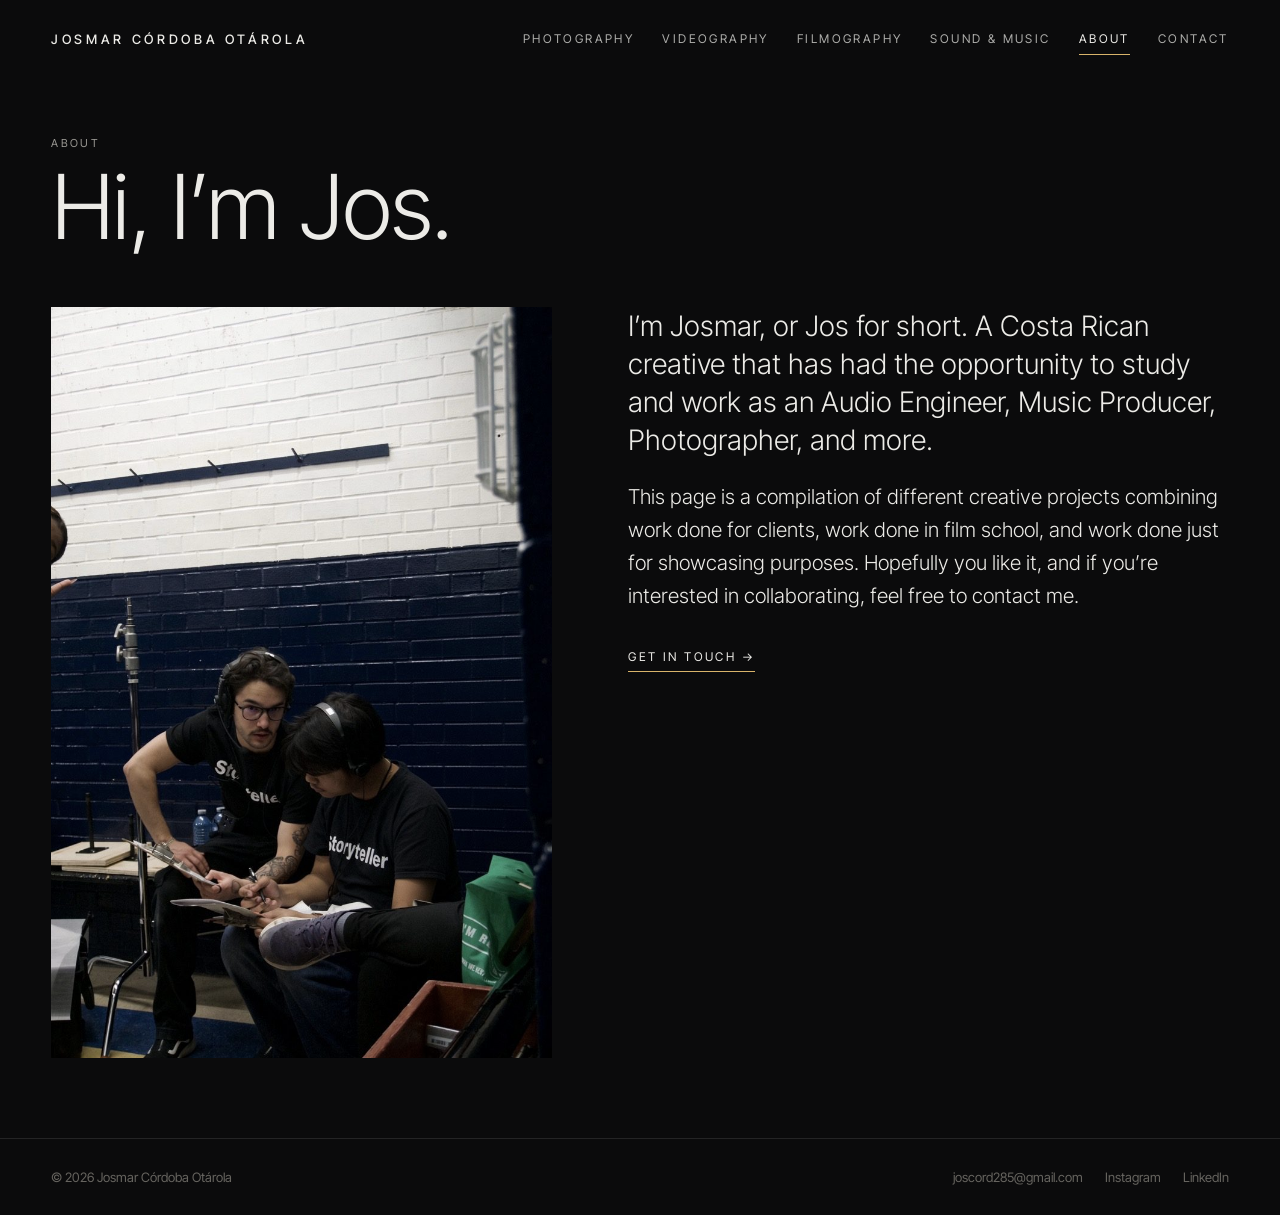
<file: docs/about.html>
<!doctype html>
<html lang="en">
<head>
<meta charset="utf-8">
<meta name="viewport" content="width=device-width,initial-scale=1">
<title>About — Josmar Córdoba Otárola</title>
<link rel="preconnect" href="https://fonts.googleapis.com"><link rel="preconnect" href="https://fonts.gstatic.com" crossorigin>
<link href="https://fonts.googleapis.com/css2?family=Inter+Tight:wght@300;400;500;600&display=swap" rel="stylesheet">
<link rel="stylesheet" href="css/style.css">
</head>
<body data-page="about">
<main>
  <div class="page-head"><div class="label">About</div><h1>Hi, I’m Jos.</h1></div>
  <section class="about">
    <img id="portrait" alt="Josmar Córdoba Otárola on set">
    <div class="bio">
      <p>I’m Josmar, or Jos for short. A Costa Rican creative that has had the opportunity to study and work as an Audio Engineer, Music Producer, Photographer, and more.</p>
      <p>This page is a compilation of different creative projects combining work done for clients, work done in film school, and work done just for showcasing purposes. Hopefully you like it, and if you’re interested in collaborating, feel free to contact me.</p>
      <a class="cta" href="contact.html">Get in touch →</a>
    </div>
  </section>
</main>
<script src="js/data.js"></script>
<script src="js/common.js"></script>
<script>document.getElementById("portrait").src = SITE.portrait;</script>
</body>
</html>
</file>
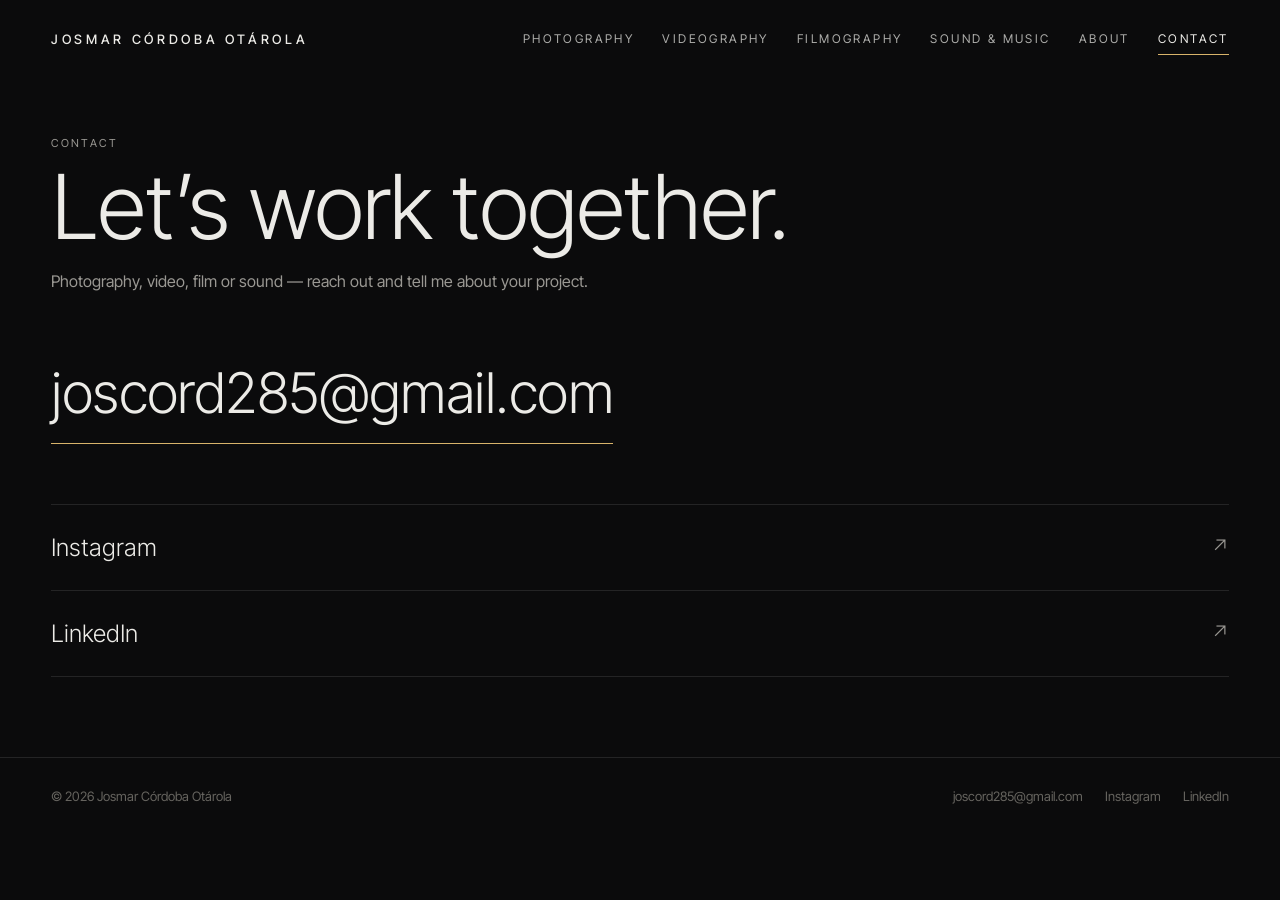
<file: docs/contact.html>
<!doctype html>
<html lang="en">
<head>
<meta charset="utf-8">
<meta name="viewport" content="width=device-width,initial-scale=1">
<title>Contact — Josmar Córdoba Otárola</title>
<link rel="preconnect" href="https://fonts.googleapis.com"><link rel="preconnect" href="https://fonts.gstatic.com" crossorigin>
<link href="https://fonts.googleapis.com/css2?family=Inter+Tight:wght@300;400;500;600&display=swap" rel="stylesheet">
<link rel="stylesheet" href="css/style.css">
</head>
<body data-page="contact">
<main>
  <div class="page-head"><div class="label">Contact</div><h1>Let’s work together.</h1><p>Photography, video, film or sound — reach out and tell me about your project.</p></div>
  <section class="contact-big">
    <a class="email" id="c-email"></a>
    <div class="contact-rows" id="c-rows"></div>
  </section>
</main>
<script src="js/data.js"></script>
<script src="js/common.js"></script>
<script>
var e = document.getElementById('c-email'); e.href = 'mailto:' + SITE.email; e.textContent = SITE.email;
document.getElementById('c-rows').innerHTML = SITE.socials.map(function (s) {
  return '<a href="' + s.url + '" target="_blank" rel="noopener"><span>' + esc(s.label) + '</span><span>↗</span></a>';
}).join('');
</script>
</body>
</html>
</file>
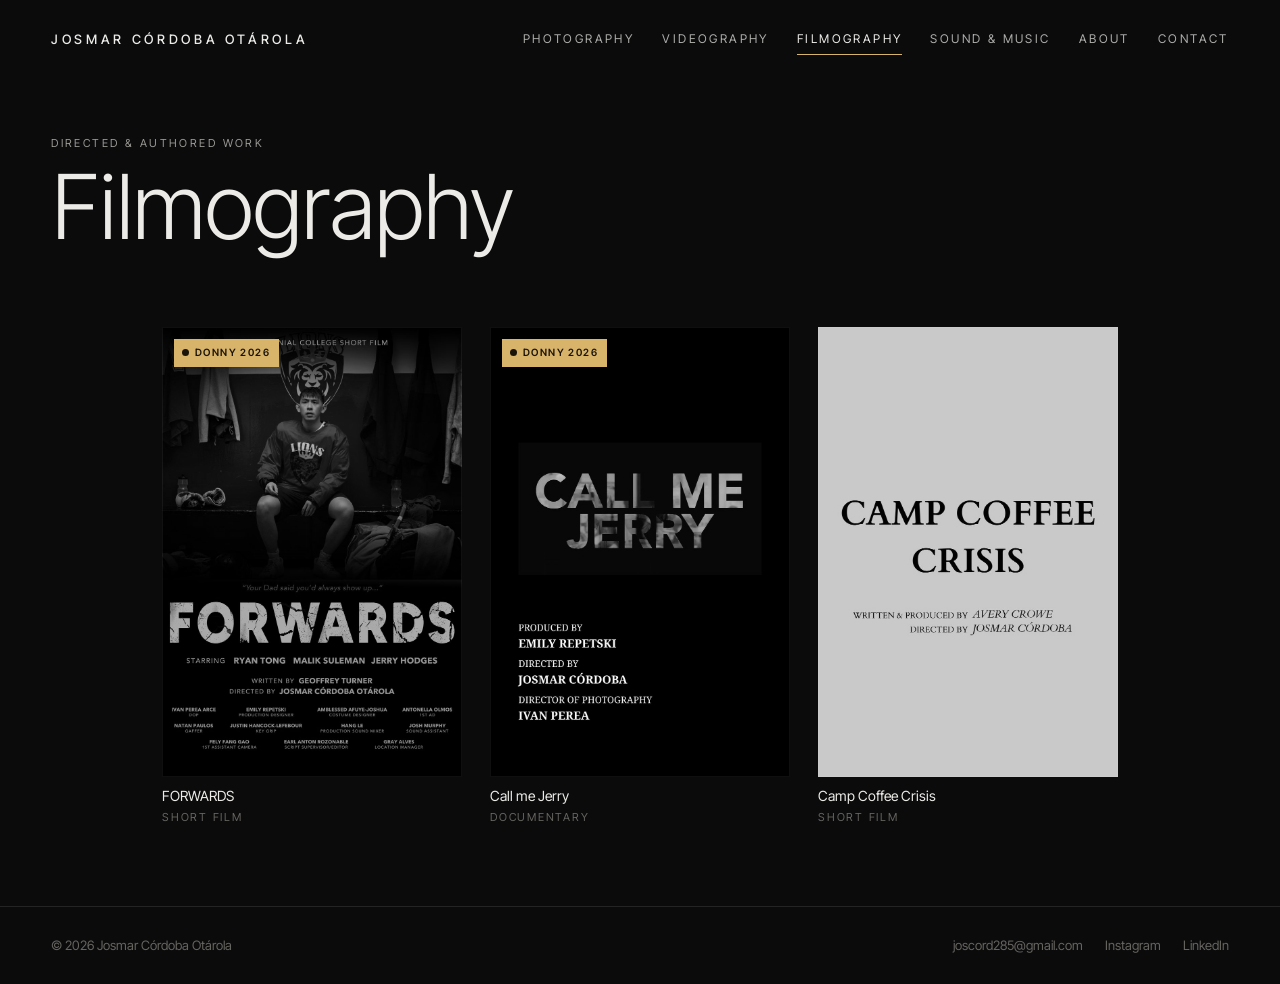
<file: docs/filmography.html>
<!doctype html>
<html lang="en">
<head>
<meta charset="utf-8">
<meta name="viewport" content="width=device-width,initial-scale=1">
<title>Filmography — Josmar Córdoba Otárola</title>
<link rel="preconnect" href="https://fonts.googleapis.com"><link rel="preconnect" href="https://fonts.gstatic.com" crossorigin>
<link href="https://fonts.googleapis.com/css2?family=Inter+Tight:wght@300;400;500;600&display=swap" rel="stylesheet">
<link rel="stylesheet" href="css/style.css">
</head>
<body data-page="filmography">
<main>
  <div class="page-head"><div class="label">Directed &amp; authored work</div><h1>Filmography</h1></div>
  <section id="hub"></section>
</main>
<script src="js/data.js"></script>
<script src="js/common.js"></script>
<script src="js/theater.js"></script>
<script>
createHub(document.getElementById('hub'), {
  items: SITE.films, posters: true, backLabel: 'All films',
  thumb: function (f) { return f.poster; },
  sub: function (f) { return f.type; },
  badge: function (f) { return f.award ? '<span class="badge">' + esc(f.award.name.replace(' Award','')) + ' ' + f.award.year + '</span>' : ''; },
  info: function (f) {
    return '<div><div class="label">' + esc(f.type) + '</div><h2 style="margin-top:8px">' + esc(f.title) + '</h2></div>' +
      '<dl><dt>' + (f.roles.length > 1 ? 'Roles' : 'Role') + '</dt><dd>' + esc(f.roles.join(', ')) + '</dd>' +
      (f.award ? '<dt>Award</dt><dd class="award">' + esc(f.award.name + ' — ' + f.award.by + ', ' + f.award.year) + '</dd>' : '') +
      '</dl>';
  }
});
</script>
</body>
</html>
</file>
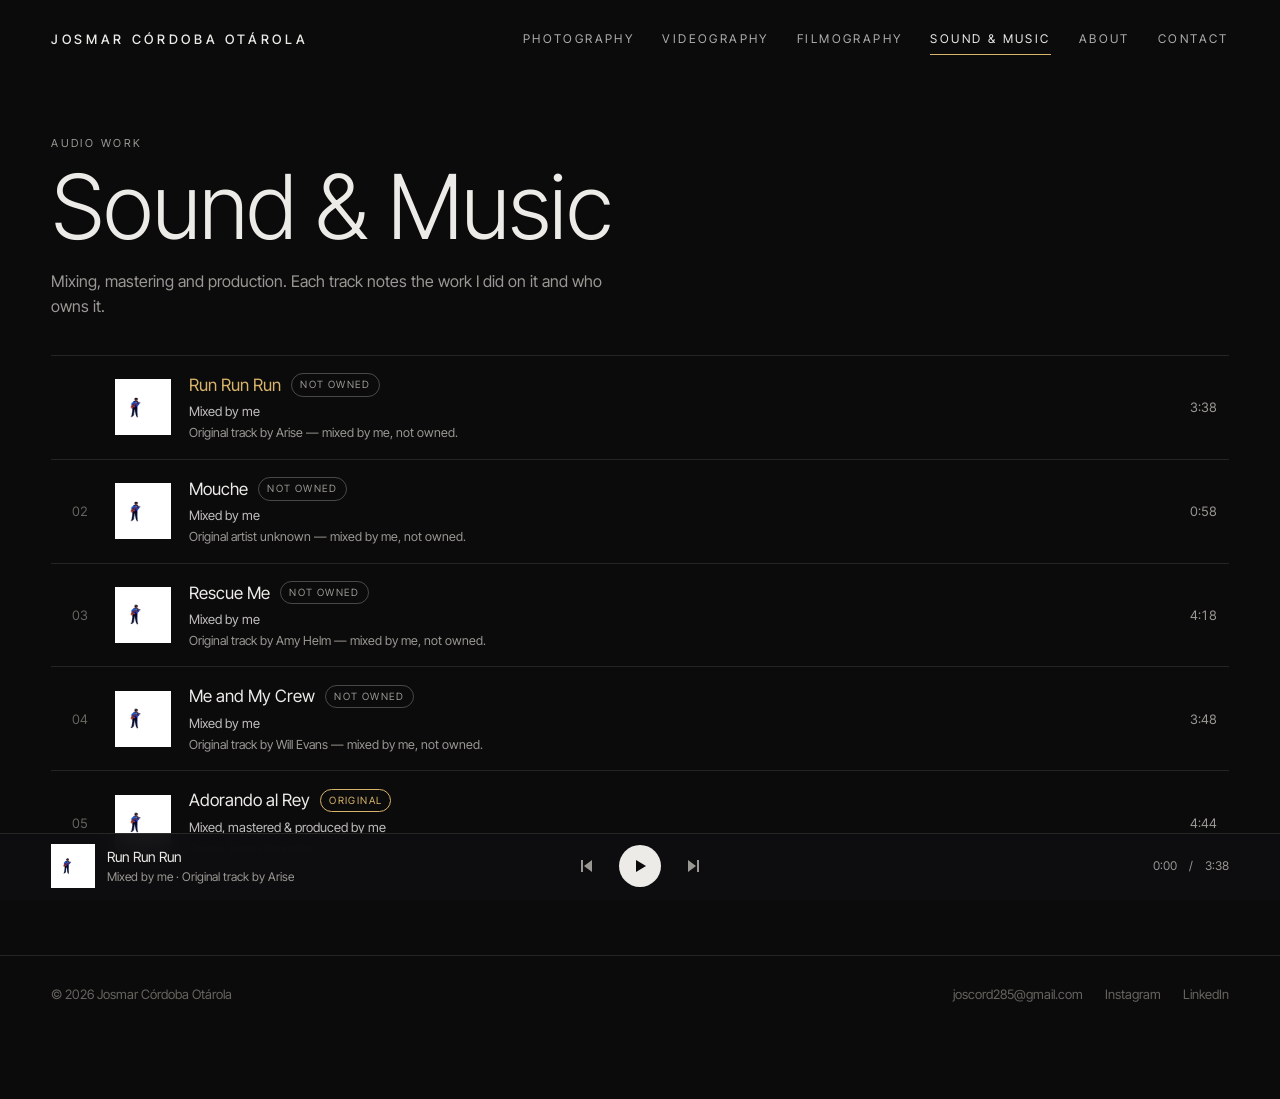
<file: docs/music.html>
<!doctype html>
<html lang="en">
<head>
<meta charset="utf-8">
<meta name="viewport" content="width=device-width,initial-scale=1">
<title>Sound &amp; Music — Josmar Córdoba Otárola</title>
<link rel="preconnect" href="https://fonts.googleapis.com"><link rel="preconnect" href="https://fonts.gstatic.com" crossorigin>
<link href="https://fonts.googleapis.com/css2?family=Inter+Tight:wght@300;400;500;600&display=swap" rel="stylesheet">
<link rel="stylesheet" href="css/style.css">
</head>
<body data-page="music">
<main>
  <div class="page-head"><div class="label">Audio work</div><h1>Sound &amp; Music</h1><p>Mixing, mastering and production. Each track notes the work I did on it and who owns it.</p></div>
  <ol class="tracks" id="tracks"></ol>
</main>
<div class="player-bar" id="pbar">
  <div class="pb-progress" id="pb-progress"><div class="fill" id="pb-fill"></div></div>
  <div class="pb-now"><img id="pb-art" alt=""><div style="min-width:0"><div class="t" id="pb-title"></div><div class="c" id="pb-credit"></div></div></div>
  <div class="pb-ctrl">
    <button id="pb-prev" aria-label="Previous track"><svg width="16" height="16" viewBox="0 0 16 16" fill="currentColor"><path d="M3 2h2v12H3zM14 2v12L6 8z"/></svg></button>
    <button class="pp" id="pb-play" aria-label="Play"><svg id="pb-icon" width="16" height="16" viewBox="0 0 16 16" fill="currentColor"><path d="M4 2l10 6-10 6z"/></svg></button>
    <button id="pb-next" aria-label="Next track"><svg width="16" height="16" viewBox="0 0 16 16" fill="currentColor"><path d="M11 2h2v12h-2zM2 2v12l8-6z"/></svg></button>
  </div>
  <div class="pb-time"><span id="pb-cur">0:00</span><span>/</span><span id="pb-dur">0:00</span></div>
</div>
<audio id="audio" preload="metadata"></audio>
<script src="js/data.js"></script>
<script src="js/common.js"></script>
<script src="js/music.js"></script>
</body>
</html>
</file>
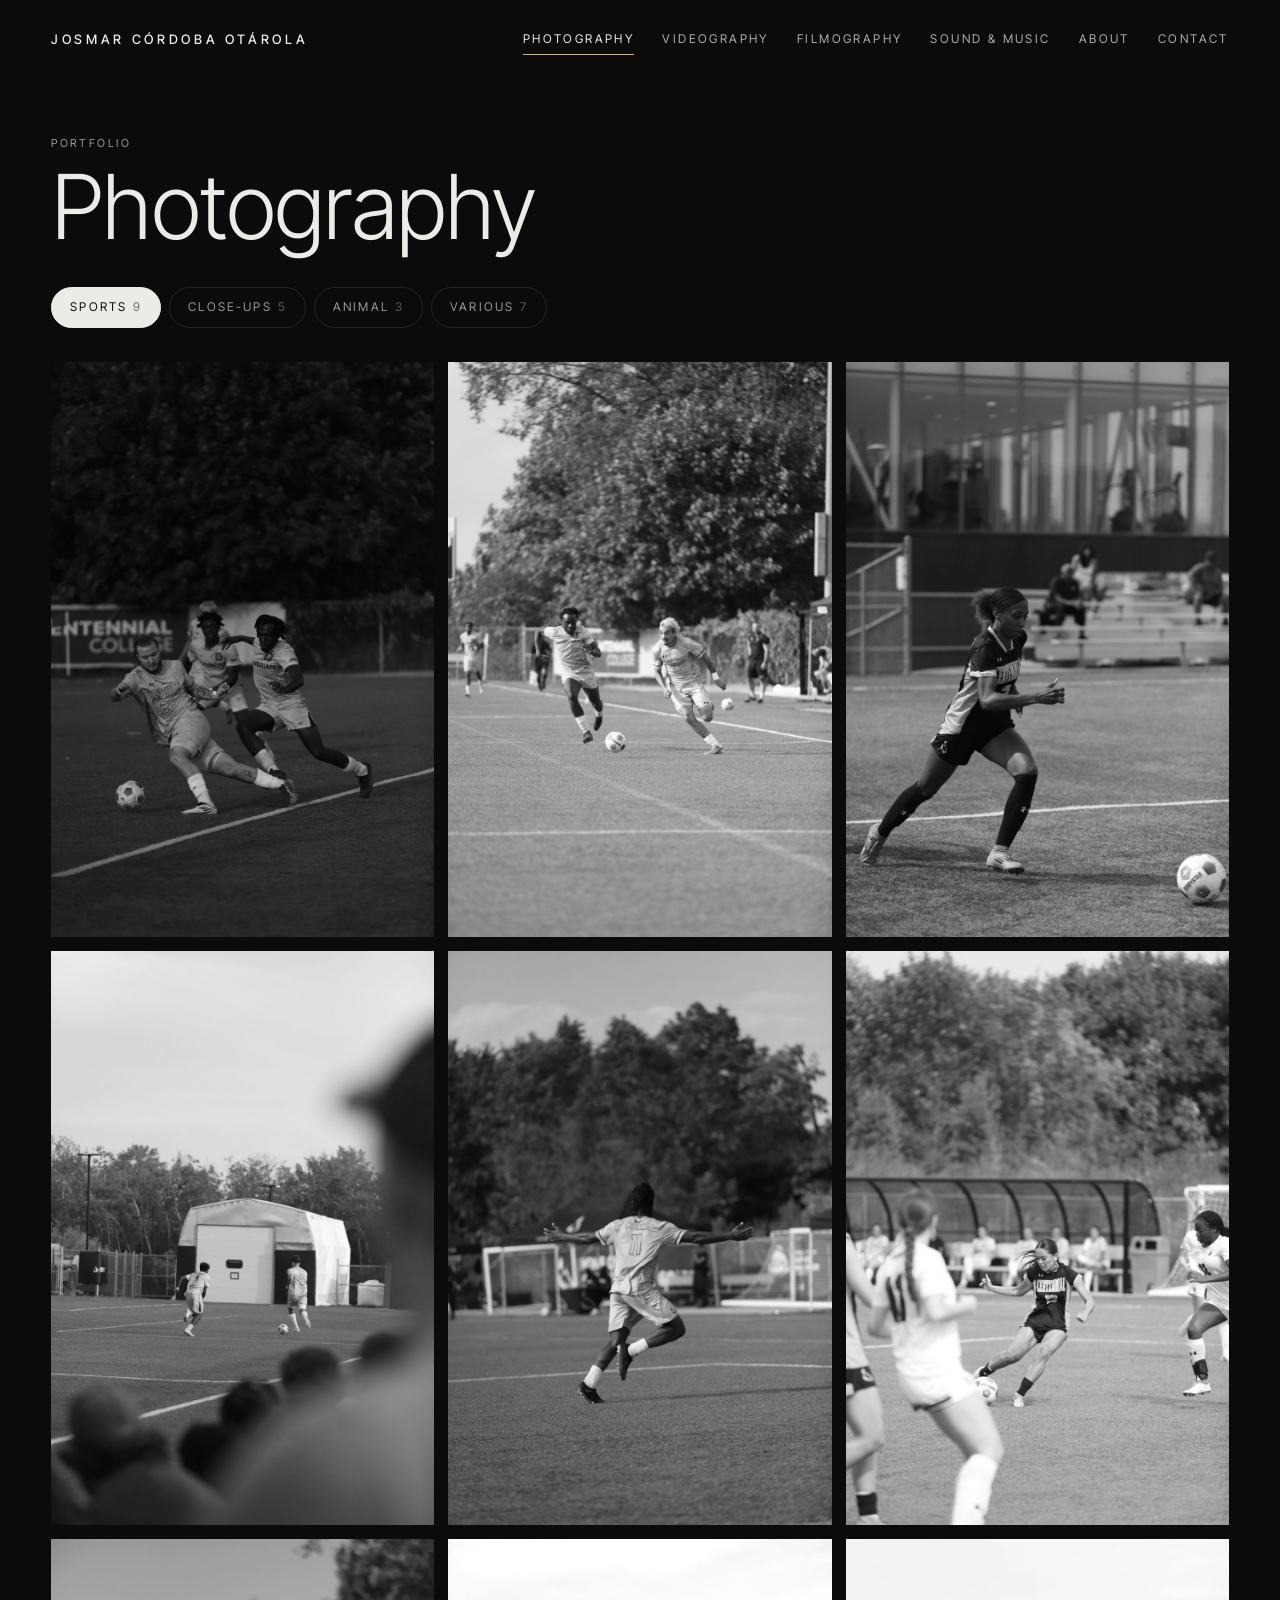
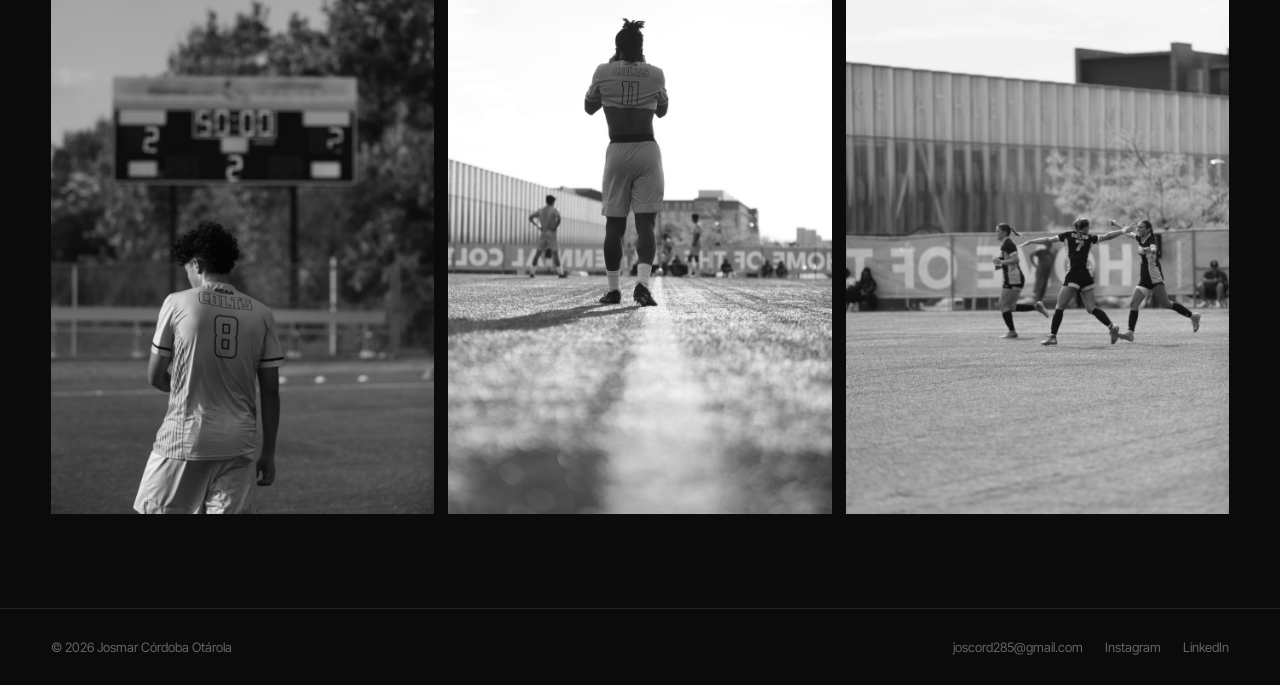
<file: docs/photography.html>
<!doctype html>
<html lang="en">
<head>
<meta charset="utf-8">
<meta name="viewport" content="width=device-width,initial-scale=1">
<title>Photography — Josmar Córdoba Otárola</title>
<link rel="preconnect" href="https://fonts.googleapis.com"><link rel="preconnect" href="https://fonts.gstatic.com" crossorigin>
<link href="https://fonts.googleapis.com/css2?family=Inter+Tight:wght@300;400;500;600&display=swap" rel="stylesheet">
<link rel="stylesheet" href="css/style.css">
</head>
<body data-page="photography">
<main>
  <div class="page-head"><div class="label">Portfolio</div><h1>Photography</h1></div>
  <div class="tabs" role="tablist" id="tabs"></div>
  <div class="masonry" id="grid"></div>
</main>

<div class="lightbox" id="lb" role="dialog" aria-modal="true" aria-label="Photo viewer">
  <div class="lb-top"><span class="label" id="lb-cat"></span><button class="lb-close" id="lb-close" aria-label="Close"></button></div>
  <div class="lb-stage"><img class="lb-img" id="lb-img" alt=""><div class="lb-splash" id="lb-splash"><div class="label">Next album</div><div class="big" id="lb-splash-name"></div></div></div>
  <div class="lb-bottom">
    <div class="lb-caption" id="lb-caption"></div>
    <div class="lb-nav">
      <button class="lb-btn" id="lb-prev" aria-label="Previous">←</button>
      <span class="lb-count" id="lb-count"></span>
      <button class="lb-btn" id="lb-next" aria-label="Next">→</button>
    </div>
  </div>
</div>
<script src="js/data.js"></script>
<script src="js/common.js"></script>
<script src="js/photography.js"></script>
</body>
</html>
</file>
<file: docs/css/style.css>
/* ==========================================================
   Josmar Córdoba Otárola — portfolio
   Cinematic & minimal. Dark palette, restrained type.
   ========================================================== */
:root{
  --bg:#0b0b0c;
  --bg-2:#131315;
  --bg-3:#1b1b1e;
  --line:rgba(255,255,255,.10);
  --text:#ecebe7;
  --muted:#9a9893;
  --dim:#66645f;
  --accent:#d8b36a;          /* warm gold, used sparingly (awards, active states) */
  --ease:cubic-bezier(.22,.8,.24,1);
  --font:"Inter Tight","Inter",system-ui,-apple-system,"Segoe UI",Roboto,Helvetica,Arial,sans-serif;
  --gutter:clamp(16px,4vw,56px);
  --player-h:0px;
}
*{box-sizing:border-box}
html{-webkit-text-size-adjust:100%}
body{margin:0;background:var(--bg);color:var(--text);font-family:var(--font);font-size:16px;line-height:1.55;-webkit-font-smoothing:antialiased;padding-bottom:var(--player-h)}
img{display:block;max-width:100%}
a{color:inherit;text-decoration:none}
button{font:inherit;color:inherit;background:none;border:0;padding:0;cursor:pointer}
:focus-visible{outline:1px solid var(--accent);outline-offset:3px}
.label{font-size:11px;letter-spacing:.22em;text-transform:uppercase;color:var(--muted)}
.wrap{padding-left:var(--gutter);padding-right:var(--gutter)}

/* ---------- Header / nav (never sticky) ---------- */
.site-header{position:relative;z-index:20;display:flex;align-items:center;justify-content:space-between;gap:24px;padding:26px var(--gutter)}
.site-header.over-hero{position:absolute;top:0;left:0;right:0;background:linear-gradient(rgba(0,0,0,.45),transparent)}
.brand{font-size:13px;letter-spacing:.28em;text-transform:uppercase;font-weight:500;white-space:nowrap}
.nav{display:flex;gap:clamp(14px,2.2vw,34px)}
.nav a{font-size:12px;letter-spacing:.2em;text-transform:uppercase;color:rgba(236,235,231,.72);transition:color .25s;position:relative;padding:4px 0}
.nav a:hover,.nav a[aria-current="page"]{color:var(--text)}
.nav a[aria-current="page"]::after{content:"";position:absolute;left:0;right:0;bottom:-2px;height:1px;background:var(--accent)}
.nav-toggle{display:none;width:34px;height:34px;position:relative}
.nav-toggle span{position:absolute;left:6px;right:6px;height:1px;background:var(--text);transition:transform .3s var(--ease),opacity .3s}
.nav-toggle span:nth-child(1){top:12px}.nav-toggle span:nth-child(2){top:21px}
.nav-open .nav-toggle span:nth-child(1){transform:translateY(4.5px) rotate(45deg)}
.nav-open .nav-toggle span:nth-child(2){transform:translateY(-4.5px) rotate(-45deg)}
@media (max-width:860px){
  .nav-toggle{display:block}
  .nav{position:absolute;top:100%;left:0;right:0;flex-direction:column;gap:0;background:rgba(11,11,12,.97);max-height:0;overflow:hidden;transition:max-height .4s var(--ease)}
  .nav a{padding:16px var(--gutter);border-bottom:1px solid var(--line)}
  .nav a[aria-current="page"]::after{display:none}
  .nav-open .nav{max-height:480px;border-top:1px solid var(--line)}
}

/* ---------- Page heading ---------- */
.page-head{padding:56px var(--gutter) 36px}
.page-head h1{margin:10px 0 0;font-weight:300;font-size:clamp(40px,7vw,92px);line-height:1;letter-spacing:-.02em}
.page-head p{margin:18px 0 0;color:var(--muted);max-width:560px}

/* ---------- Footer ---------- */
.site-footer{border-top:1px solid var(--line);padding:28px var(--gutter);display:flex;flex-wrap:wrap;gap:12px 28px;justify-content:space-between;color:var(--dim);font-size:13px;margin-top:80px}
.site-footer a:hover{color:var(--text)}
.site-footer .links{display:flex;gap:22px}

/* ==========================================================
   HOME
   ========================================================== */
.hero{position:relative;height:100vh;height:100svh;min-height:520px;overflow:hidden;background:#000}
.hero-slide{position:absolute;inset:0;width:100%;height:100%;object-fit:cover;opacity:0;transition:opacity 1.4s ease;transform:scale(1.04)}
.hero-slide.on{opacity:1;animation:kb 7s linear forwards}
@keyframes kb{from{transform:scale(1.04)}to{transform:scale(1.10)}}
.hero::after{content:"";position:absolute;inset:0;background:radial-gradient(ellipse at center,rgba(0,0,0,.15),rgba(0,0,0,.55) 75%),linear-gradient(transparent 60%,rgba(0,0,0,.6));pointer-events:none}
.hero-title{position:absolute;inset:0;z-index:2;display:flex;flex-direction:column;align-items:center;justify-content:center;text-align:center;padding:0 var(--gutter)}
.hero-title h1{margin:0;font-weight:300;font-size:clamp(34px,6.4vw,96px);letter-spacing:-.015em;line-height:1.02}
.hero-title .label{margin-top:22px;color:rgba(236,235,231,.75)}
.hero-caption{position:absolute;left:var(--gutter);bottom:32px;z-index:3;display:flex;align-items:center;gap:12px;font-size:12px;letter-spacing:.14em;text-transform:uppercase;color:rgba(236,235,231,.8);transition:opacity .6s}
.hero-caption::before{content:"";width:28px;height:1px;background:var(--accent)}
.hero-caption.fade{opacity:0}
.scroll-cue{position:absolute;left:50%;bottom:28px;z-index:3;width:22px;height:22px;margin-left:-11px;border-right:1px solid rgba(255,255,255,.8);border-bottom:1px solid rgba(255,255,255,.8);transform:rotate(45deg);animation:bob 2s ease-in-out infinite}
@keyframes bob{0%,100%{translate:0 0}50%{translate:0 8px}}

.tiles{display:grid;grid-template-columns:repeat(4,1fr);gap:2px;margin-top:2px}
@media (max-width:980px){.tiles{grid-template-columns:repeat(2,1fr)}}
@media (max-width:520px){.tiles{grid-template-columns:1fr}}
.tile-link{position:relative;display:block;aspect-ratio:3/4;overflow:hidden;background:var(--bg-2)}
.tile-link img{width:100%;height:100%;object-fit:cover;transition:transform .7s var(--ease),filter .7s;filter:grayscale(.35)}
.tile-link::after{content:"";position:absolute;inset:0;background:rgba(0,0,0,.55);transition:background .5s}
.tile-link .tile-text{position:absolute;left:28px;right:28px;bottom:28px;z-index:2;display:flex;align-items:flex-end;justify-content:space-between}
.tile-link h2{margin:0;font-weight:400;font-size:clamp(22px,2.2vw,30px);letter-spacing:-.01em}
.tile-link .arrow{font-size:22px;opacity:0;transform:translateX(-14px);transition:opacity .4s,transform .5s var(--ease)}
.tile-link:hover img,.tile-link:focus-visible img{transform:scale(1.04);filter:grayscale(0)}
.tile-link:hover::after,.tile-link:focus-visible::after{background:rgba(0,0,0,.2)}
.tile-link:hover .arrow,.tile-link:focus-visible .arrow{opacity:1;transform:none}

.home-contact{background:#050506;padding:120px var(--gutter) 60px;text-align:center}
.home-contact h2{margin:16px 0 0;font-weight:300;font-size:clamp(34px,5vw,64px);letter-spacing:-.015em;line-height:1.05}
.home-contact .email{display:inline-block;margin-top:34px;font-size:clamp(17px,2vw,22px);border-bottom:1px solid var(--accent);padding-bottom:4px}
.socials{display:flex;gap:26px;justify-content:center;margin-top:30px}
.socials a{font-size:12px;letter-spacing:.2em;text-transform:uppercase;color:var(--muted);transition:color .25s}
.socials a:hover{color:var(--text)}
.home-contact .fine{margin-top:90px;color:var(--dim);font-size:12px}

/* ==========================================================
   PHOTOGRAPHY
   ========================================================== */
.tabs{display:flex;flex-wrap:wrap;gap:8px;padding:0 var(--gutter) 34px}
.tab{font-size:12px;letter-spacing:.18em;text-transform:uppercase;padding:10px 18px;border:1px solid var(--line);border-radius:999px;color:var(--muted);transition:all .3s}
.tab:hover{color:var(--text);border-color:rgba(255,255,255,.3)}
.tab[aria-selected="true"]{color:var(--bg);background:var(--text);border-color:var(--text)}
.tab .count{opacity:.55;margin-left:6px}
.masonry{columns:3 320px;column-gap:14px;padding:0 var(--gutter)}
.masonry .ph{display:block;width:100%;margin:0 0 14px;break-inside:avoid;position:relative;overflow:hidden;background:var(--bg-2);opacity:0;transform:translateY(14px);animation:rise .6s var(--ease) forwards}
@keyframes rise{to{opacity:1;transform:none}}
.ph img{width:100%;height:auto;filter:grayscale(1);transition:filter .35s ease,transform .8s var(--ease)}
.ph:hover img,.ph:focus-visible img{filter:grayscale(0);transform:scale(1.025)}
.ph .ph-cap{position:absolute;left:0;right:0;bottom:0;padding:30px 16px 14px;background:linear-gradient(transparent,rgba(0,0,0,.7));font-size:13px;text-align:left;opacity:0;transition:opacity .35s}
.ph:hover .ph-cap,.ph:focus-visible .ph-cap{opacity:1}

/* Lightbox */
.lightbox{position:fixed;inset:0;z-index:100;background:rgba(5,5,6,.97);display:flex;flex-direction:column;opacity:0;visibility:hidden;transition:opacity .35s,visibility 0s .35s}
.lightbox.open{opacity:1;visibility:visible;transition:opacity .35s}
.lb-top{display:flex;justify-content:space-between;align-items:center;padding:20px var(--gutter)}
.lb-close{width:40px;height:40px;position:relative}
.lb-close::before,.lb-close::after{content:"";position:absolute;left:8px;right:8px;top:50%;height:1px;background:var(--text);transform:rotate(45deg)}
.lb-close::after{transform:rotate(-45deg)}
.lb-stage{flex:1;min-height:0;display:flex;align-items:center;justify-content:center;padding:0 var(--gutter);position:relative}
.lb-img{max-width:100%;max-height:100%;object-fit:contain;transition:opacity .35s ease,transform .45s var(--ease)}
.lb-img.out{opacity:0;transform:scale(.985)}
.lb-splash{position:absolute;inset:0;display:flex;flex-direction:column;align-items:center;justify-content:center;pointer-events:none;opacity:0;transition:opacity .45s}
.lb-splash.show{opacity:1}
.lb-splash .big{font-weight:300;font-size:clamp(40px,8vw,110px);letter-spacing:-.02em;transform:translateY(12px);transition:transform .8s var(--ease)}
.lb-splash.show .big{transform:none}
.lb-bottom{padding:16px var(--gutter) 26px;display:flex;flex-direction:column;align-items:center;gap:14px}
.lb-caption{text-align:center;font-size:14px;min-height:22px}
.lb-caption .date{color:var(--muted);margin-left:10px}
.lb-nav{display:flex;align-items:center;gap:22px}
.lb-btn{width:48px;height:48px;border:1px solid var(--line);border-radius:50%;display:grid;place-items:center;font-size:18px;transition:border-color .25s,background .25s}
.lb-btn:hover{border-color:rgba(255,255,255,.45);background:rgba(255,255,255,.05)}
.lb-count{font-size:12px;letter-spacing:.16em;color:var(--muted);min-width:64px;text-align:center}

/* ==========================================================
   VIDEO HUB (shared by Videography + Filmography)
   ========================================================== */
.hub{padding:0 var(--gutter)}
.hub-list{display:flex;gap:18px;align-items:flex-end;justify-content:center;flex-wrap:wrap;min-height:260px;padding-top:40px}
.hub-tile{position:relative;text-align:left;flex:none}
.hub-tile .tile-inner{width:var(--w,240px);transition:width .18s ease-out}
.hub-tile .thumb{position:relative;aspect-ratio:16/9;overflow:hidden;background:var(--bg-3)}
.hub-tile .thumb img{width:100%;height:100%;object-fit:cover;filter:grayscale(1);transition:filter .35s ease}
.hub-tile:hover .thumb img,.hub-tile:focus-visible .thumb img{filter:grayscale(0)}
.hub-tile .thumb::after{content:"";position:absolute;inset:0;box-shadow:inset 0 0 0 1px rgba(255,255,255,.06)}
.hub-tile .play{position:absolute;left:50%;top:50%;width:44px;height:44px;margin:-22px 0 0 -22px;border-radius:50%;background:rgba(0,0,0,.45);border:1px solid rgba(255,255,255,.5);opacity:0;transition:opacity .3s}
.hub-tile .play::after{content:"";position:absolute;left:17px;top:13px;border-left:13px solid #fff;border-top:9px solid transparent;border-bottom:9px solid transparent}
.hub-tile:hover .play{opacity:1}
.hub-tile .meta{padding-top:10px}
.hub-tile .t{font-size:14px;line-height:1.3}
.hub-tile .s{font-size:11px;letter-spacing:.16em;text-transform:uppercase;color:var(--dim);margin-top:4px}

/* Filmography: poster grid */
.hub.posters .hub-list{align-items:flex-start;gap:28px}
.hub.posters .hub-tile .tile-inner{width:clamp(200px,24vw,300px)}
.hub.posters .hub-tile .thumb{aspect-ratio:2/3}
.badge{position:absolute;top:12px;left:12px;z-index:2;display:flex;align-items:center;gap:6px;background:var(--accent);color:#1a1408;font-size:10px;font-weight:600;letter-spacing:.14em;text-transform:uppercase;padding:6px 9px 6px 8px}
.badge::before{content:"";width:7px;height:7px;border-radius:50%;background:#1a1408}

/* Theater mode */
.hub-stage{display:none}
.hub[data-mode="theater"]{display:grid;grid-template-columns:minmax(200px,280px) 1fr;gap:28px;align-items:start}
.hub[data-mode="theater"] .hub-stage{display:block;grid-column:2;grid-row:1}
.hub[data-mode="theater"] .hub-list{grid-column:1;grid-row:1;flex-direction:column;flex-wrap:nowrap;align-items:stretch;justify-content:flex-start;gap:14px;min-height:0;padding-top:0;max-height:calc(100vh - 60px);overflow-y:auto;scrollbar-width:thin}
.hub[data-mode="theater"] .hub-tile .tile-inner{width:100% !important}
.hub[data-mode="theater"] .hub-tile.active{display:none}
.hub.posters[data-mode="theater"] .hub-tile .tile-inner{display:grid;grid-template-columns:72px 1fr;gap:14px;align-items:center}
.hub.posters[data-mode="theater"] .hub-tile .meta{padding:0}
.hub.posters[data-mode="theater"] .badge{display:none}
.hub-stage .player{position:relative;aspect-ratio:16/9;background:#000;overflow:hidden}
.hub-stage .player iframe,.hub-stage .player img{position:absolute;inset:0;width:100%;height:100%;border:0;object-fit:cover}
.hub-stage .local-note{position:absolute;inset:0;display:flex;flex-direction:column;align-items:center;justify-content:center;gap:14px;background:rgba(0,0,0,.6);text-align:center;padding:20px;font-size:14px}
.hub-stage .local-note a{border-bottom:1px solid var(--accent)}
.stage-head{display:flex;justify-content:space-between;align-items:center;margin-bottom:14px}
.back-btn{font-size:12px;letter-spacing:.18em;text-transform:uppercase;color:var(--muted);transition:color .25s}
.back-btn:hover{color:var(--text)}
.info{display:grid;grid-template-columns:1fr auto;gap:12px 40px;padding:22px 0 0;transition:opacity .4s}
.info.fade{opacity:0}
.info h2{margin:0;font-weight:300;font-size:clamp(26px,3vw,40px);letter-spacing:-.01em;line-height:1.1}
.info p{margin:10px 0 0;color:var(--muted);max-width:640px}
.info dl{margin:0;display:grid;grid-template-columns:auto auto;gap:8px 22px;align-content:start;font-size:14px}
.info dt{font-size:11px;letter-spacing:.18em;text-transform:uppercase;color:var(--dim);padding-top:2px}
.info dd{margin:0}
.info .award{color:var(--accent)}
.ghost{position:fixed;z-index:50;overflow:hidden;pointer-events:none;background:#000}
.ghost img{width:100%;height:100%;object-fit:cover}
@media (max-width:820px){
  .hub[data-mode="theater"]{grid-template-columns:1fr}
  .hub[data-mode="theater"] .hub-stage{grid-column:1;grid-row:1}
  .hub[data-mode="theater"] .hub-list{grid-column:1;grid-row:2;flex-direction:row;overflow-x:auto;max-height:none;padding-bottom:8px}
  .hub[data-mode="theater"] .hub-tile{flex:0 0 200px}
  .info{grid-template-columns:1fr}
  .hub-list{gap:14px}
  .hub[data-mode="grid"] .hub-list{flex-wrap:wrap !important}
  .hub-tile .tile-inner{width:calc(50vw - 30px) !important}
  .hub.posters .hub-tile .tile-inner{width:calc(50vw - 36px) !important}
}

/* ==========================================================
   SOUND & MUSIC
   ========================================================== */
.tracks{list-style:none;margin:0;padding:0 var(--gutter);counter-reset:t}
.track{display:grid;grid-template-columns:34px 56px 1fr auto;gap:18px;align-items:center;padding:16px 12px;border-top:1px solid var(--line);cursor:pointer;transition:background .25s}
.track:last-child{border-bottom:1px solid var(--line)}
.track:hover{background:rgba(255,255,255,.03)}
.track .n{font-size:13px;color:var(--dim);text-align:center;font-variant-numeric:tabular-nums}
.track .art{width:56px;height:56px;object-fit:cover;background:#fff}
.track .title{font-size:17px;display:flex;flex-wrap:wrap;align-items:center;gap:10px}
.track .work{font-size:13px;color:var(--text);opacity:.8;margin-top:3px}
.track .credit{font-size:12.5px;color:var(--muted);margin-top:2px}
.track .dur{font-size:13px;color:var(--muted);font-variant-numeric:tabular-nums}
.pill{font-size:10px;letter-spacing:.14em;text-transform:uppercase;padding:3px 8px;border-radius:999px;border:1px solid rgba(255,255,255,.25);color:var(--muted)}
.pill.own{border-color:var(--accent);color:var(--accent)}
.track.playing .title{color:var(--accent)}
.track.playing .n{color:var(--accent)}
.eq{display:inline-flex;gap:2px;height:12px;align-items:flex-end}
.eq i{width:2px;background:var(--accent);animation:eq 1s ease-in-out infinite}
.eq i:nth-child(2){animation-delay:-.4s}.eq i:nth-child(3){animation-delay:-.7s}
@keyframes eq{0%,100%{height:3px}50%{height:12px}}
.paused .eq i{animation-play-state:paused}
@media (max-width:640px){.track{grid-template-columns:44px 1fr auto;gap:12px;padding:14px 4px}.track .n{display:none}.track .art{width:44px;height:44px}}

.player-bar{position:fixed;left:0;right:0;bottom:0;z-index:60;background:rgba(14,14,16,.96);backdrop-filter:blur(12px);-webkit-backdrop-filter:blur(12px);border-top:1px solid var(--line);display:grid;grid-template-columns:minmax(0,1fr) auto minmax(0,1fr);align-items:center;gap:18px;padding:10px var(--gutter) 12px}
.pb-now{display:flex;align-items:center;gap:12px;min-width:0}
.pb-now img{width:44px;height:44px;object-fit:cover;background:#fff;flex:none}
.pb-now .t{font-size:14px;white-space:nowrap;overflow:hidden;text-overflow:ellipsis}
.pb-now .c{font-size:12px;color:var(--muted);white-space:nowrap;overflow:hidden;text-overflow:ellipsis}
.pb-ctrl{display:flex;align-items:center;gap:16px}
.pb-ctrl button{width:34px;height:34px;display:grid;place-items:center;color:var(--muted);transition:color .2s}
.pb-ctrl button:hover{color:var(--text)}
.pb-ctrl .pp{width:42px;height:42px;border-radius:50%;background:var(--text);color:var(--bg)}
.pb-ctrl .pp:hover{color:var(--bg);transform:scale(1.05)}
.pb-time{display:flex;align-items:center;gap:12px;justify-content:flex-end;font-size:12px;color:var(--muted);font-variant-numeric:tabular-nums}
.pb-progress{position:absolute;left:0;right:0;top:-1px;height:3px;cursor:pointer;background:transparent}
.pb-progress:hover{height:5px;top:-2px}
.pb-progress .fill{height:100%;width:0;background:var(--accent)}
@media (max-width:640px){.player-bar{grid-template-columns:1fr auto}.pb-time{display:none}}

/* ==========================================================
   ABOUT / CONTACT
   ========================================================== */
.about{display:grid;grid-template-columns:minmax(0,5fr) minmax(0,6fr);gap:clamp(28px,6vw,90px);padding:20px var(--gutter) 0;align-items:start}
.about img{width:100%;height:auto;filter:grayscale(.15)}
.about .bio p{font-size:clamp(18px,1.6vw,22px);font-weight:300;line-height:1.6;margin:0 0 22px}
.about .bio p:first-child{font-size:clamp(22px,2.2vw,30px);line-height:1.35}
.about .cta{display:inline-block;margin-top:14px;font-size:12px;letter-spacing:.2em;text-transform:uppercase;border-bottom:1px solid var(--accent);padding-bottom:4px}
@media (max-width:820px){.about{grid-template-columns:1fr}}
.contact-big{padding:20px var(--gutter) 0}
.contact-big .email{display:inline-block;font-size:clamp(24px,4.4vw,56px);font-weight:300;letter-spacing:-.01em;border-bottom:1px solid var(--accent);padding-bottom:6px;word-break:break-all}
.contact-rows{margin-top:60px;border-top:1px solid var(--line)}
.contact-rows a{display:flex;justify-content:space-between;align-items:center;padding:24px 0;border-bottom:1px solid var(--line);font-size:clamp(18px,2vw,24px);font-weight:300;transition:padding .4s var(--ease),color .3s}
.contact-rows a span:last-child{font-size:20px;color:var(--muted);transition:transform .4s var(--ease)}
.contact-rows a:hover{padding-left:12px}
.contact-rows a:hover span:last-child{transform:translateX(-6px);color:var(--accent)}

@media (prefers-reduced-motion:reduce){*,*::before,*::after{animation-duration:.01ms !important;transition-duration:.01ms !important}}

@media (max-width:640px){
  .hero-caption{bottom:72px;right:var(--gutter);font-size:11px}
  .masonry{columns:2;column-gap:8px}
  .masonry .ph{margin-bottom:8px}
}
</file>
